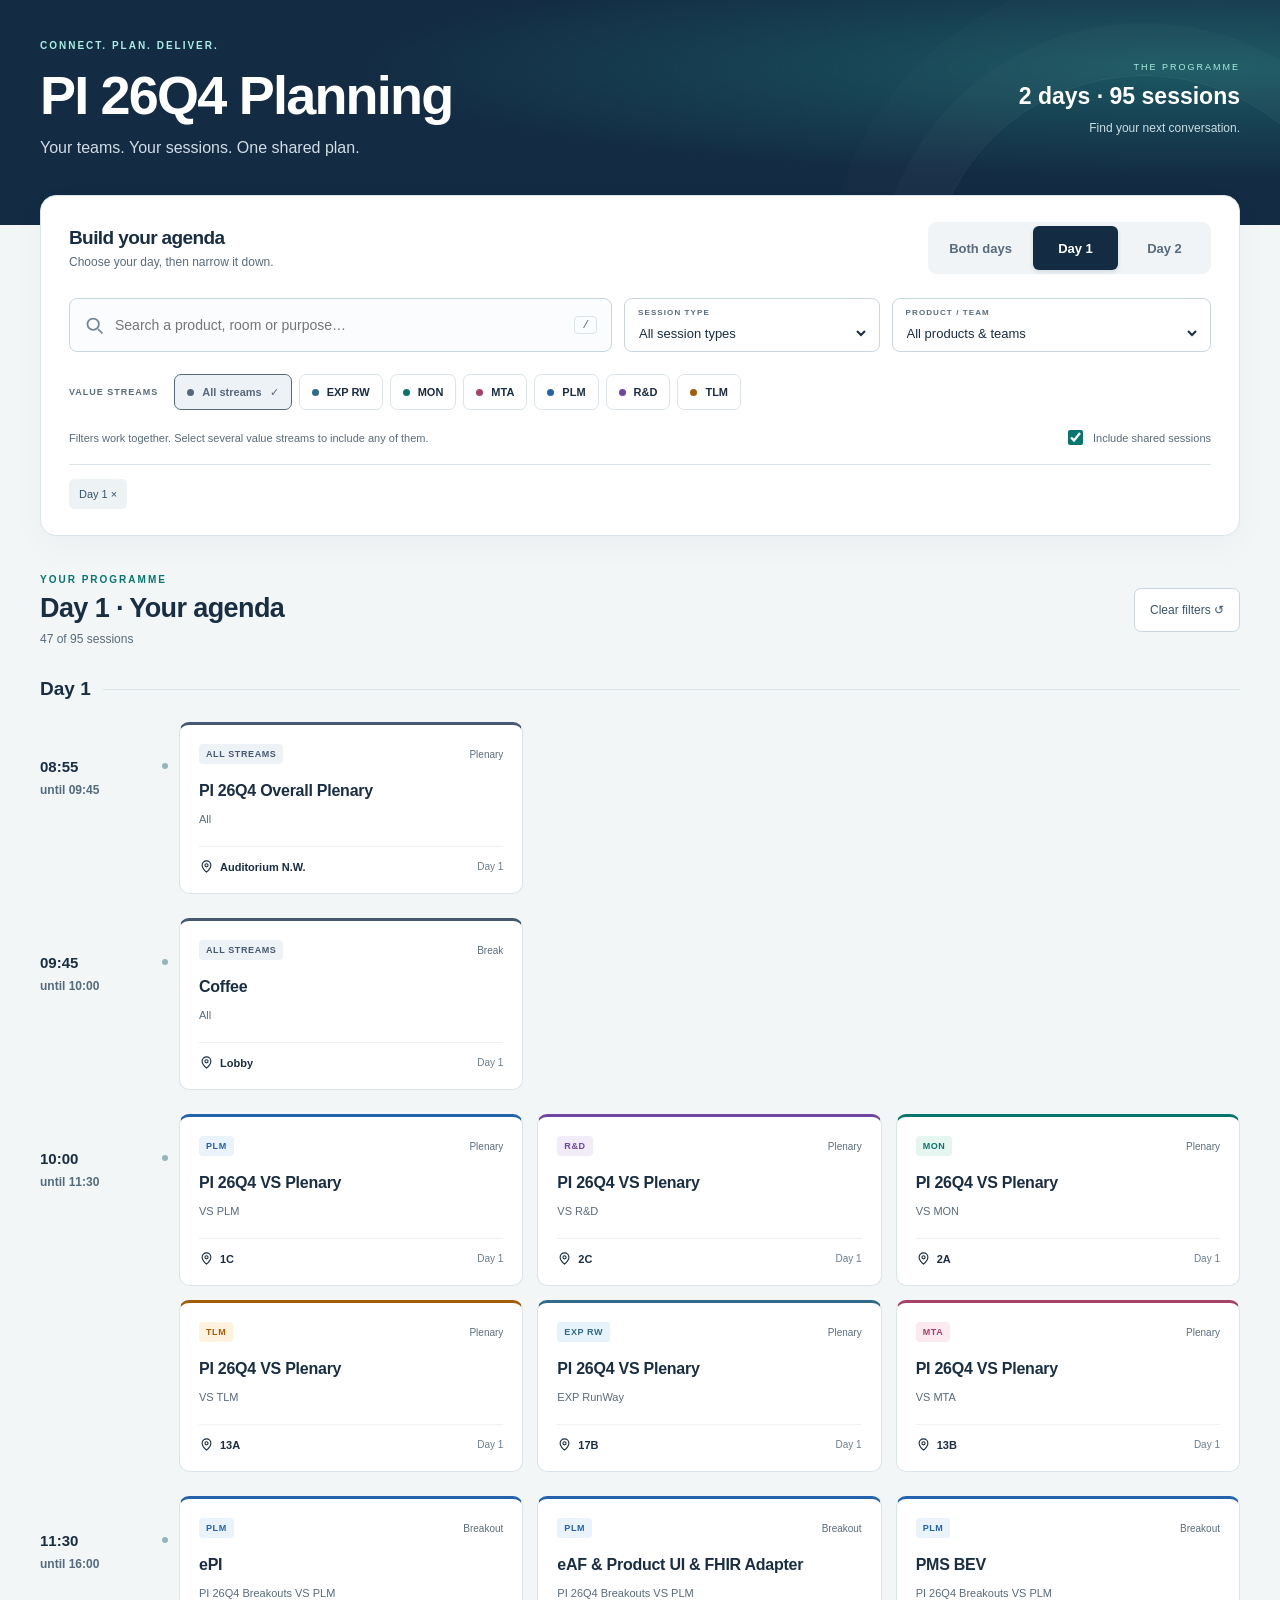
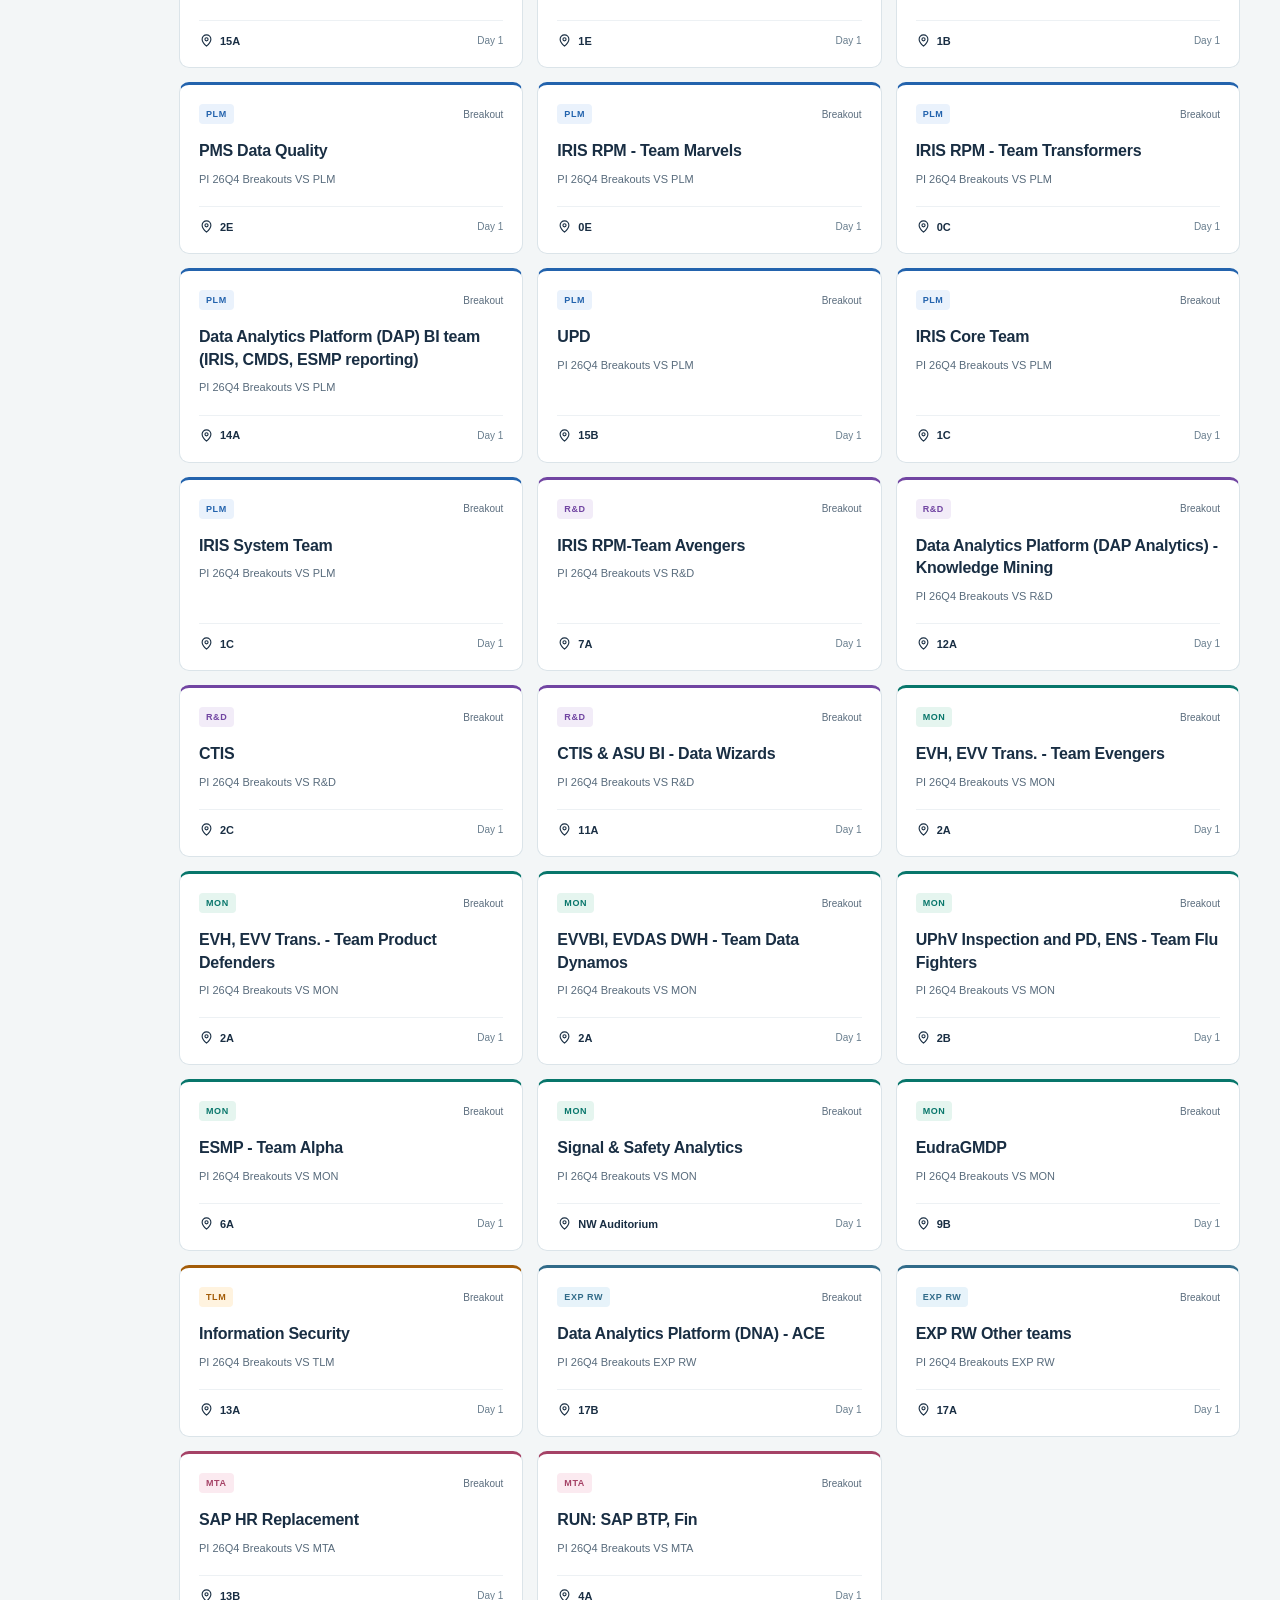
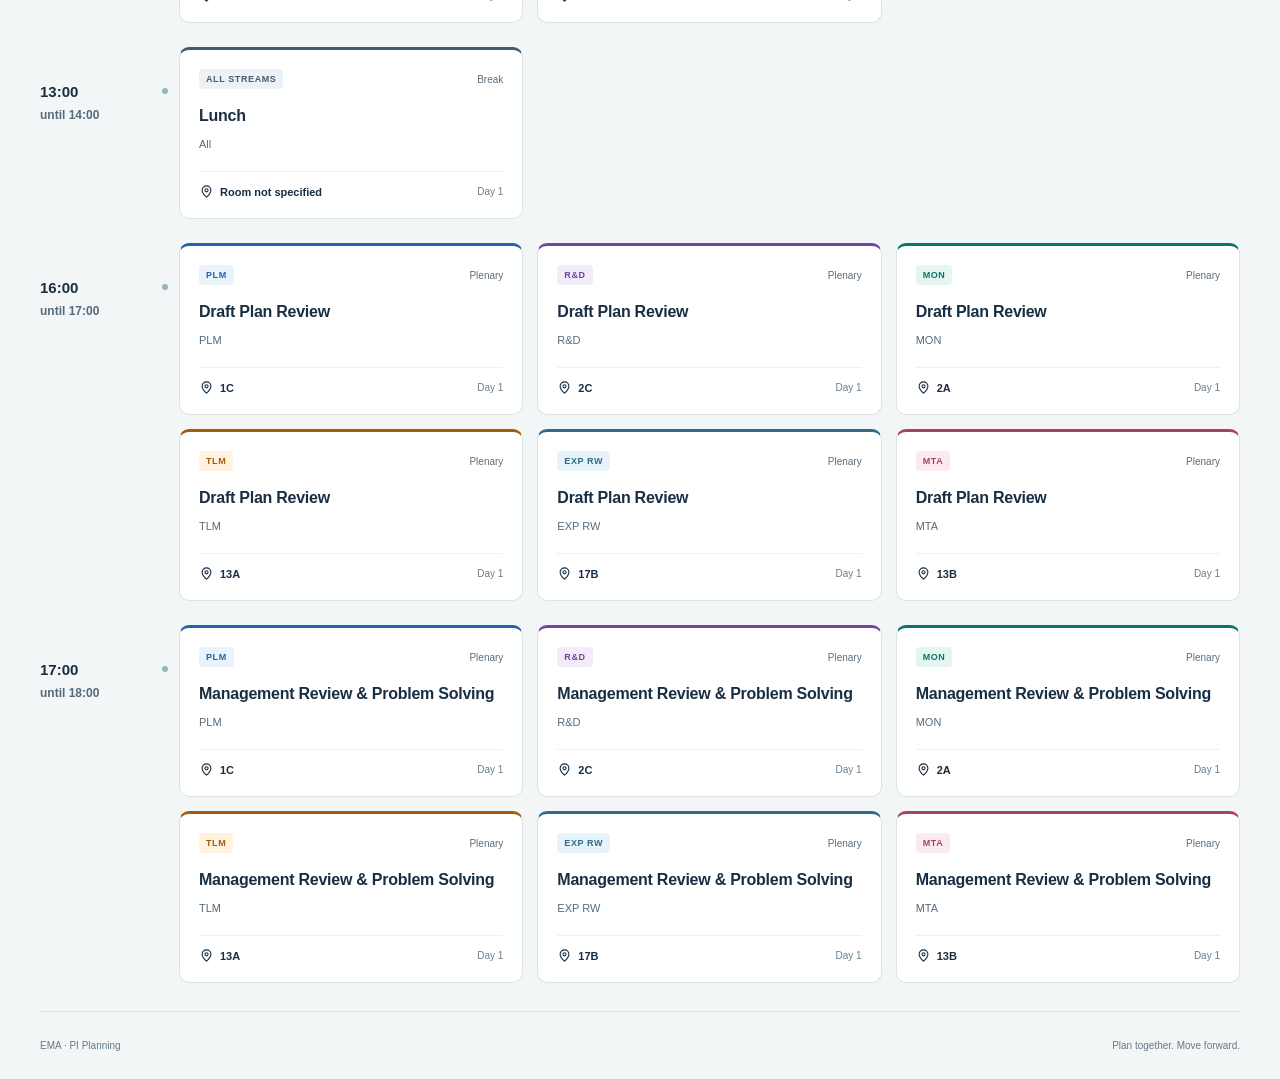
<file: index.html>
<!doctype html>
<html lang="en">
<head><meta charset="utf-8"><meta name="viewport" content="width=device-width,initial-scale=1"><meta name="theme-color" content="#132b43"><title>PI Planning Agenda</title><link rel="stylesheet" href="styles.css?v=2"><script src="agenda-filters.js" defer></script><script src="script.js?v=2" defer></script></head>
<body>
<a class="skip-link" href="#agenda">Skip to agenda</a>
<header class="hero"><div class="hero-inner"><div class="hero-content"><div><p class="eyebrow">CONNECT. PLAN. DELIVER.</p><h1 id="title">PI Planning</h1><p class="intro">Your teams. Your sessions. One shared plan.</p></div><div class="event-meta"><span class="event-label">THE PROGRAMME</span><strong id="total">Loading agenda…</strong><span>Find your next conversation.</span></div></div></div></header>
<main class="page"><p id="notice" class="notice" hidden role="status"></p>
<section class="finder" aria-label="Find sessions"><div class="finder-top"><div><h2>Build your agenda</h2><p>Choose your day, then narrow it down.</p></div><div id="dayTabs" class="day-tabs" role="group" aria-label="Day"></div></div>
<div class="search-row"><label class="search-box"><span class="sr-only">Search sessions</span><svg aria-hidden="true" width="21" height="21" viewBox="0 0 24 24" fill="none" stroke="currentColor" stroke-width="2"><circle cx="10.5" cy="10.5" r="6.5"/><path d="m16 16 5 5"/></svg><input id="searchInput" type="search" placeholder="Search a product, room or purpose…" autocomplete="off"><kbd aria-hidden="true">/</kbd></label><label class="select-box"><span>SESSION TYPE</span><select id="typeFilter"><option value="">All session types</option></select></label><label class="select-box product-select"><span>PRODUCT / TEAM</span><select id="productFilter"><option value="">All products & teams</option></select></label></div>
<div class="stream-row"><span class="filter-label">VALUE STREAMS</span><div id="streamFilters" class="stream-filters" role="group" aria-label="Value streams; choose one or more"></div></div>
<div class="filter-footer"><p id="filterHint">Filters work together. Select several value streams to include any of them.</p><label class="shared-control"><input id="includeShared" type="checkbox" checked> Include shared sessions</label></div>
<div id="activeFilters" class="active-filters" aria-label="Active filters"></div>
</section>
<section id="agenda" aria-labelledby="agendaTitle" tabindex="-1"><div class="results-header"><div><p class="eyebrow teal">YOUR PROGRAMME</p><h2 id="agendaTitle">The agenda</h2><p id="count" role="status" aria-live="polite">Loading sessions…</p></div><button id="clearFilters" class="clear-button" type="button">Clear filters <span aria-hidden="true">↺</span></button></div><div id="rooms-container"></div></section>
<footer class="page-footer"><span>EMA · PI Planning</span><span>Plan together. Move forward.</span></footer></main>
</body></html>
</file>
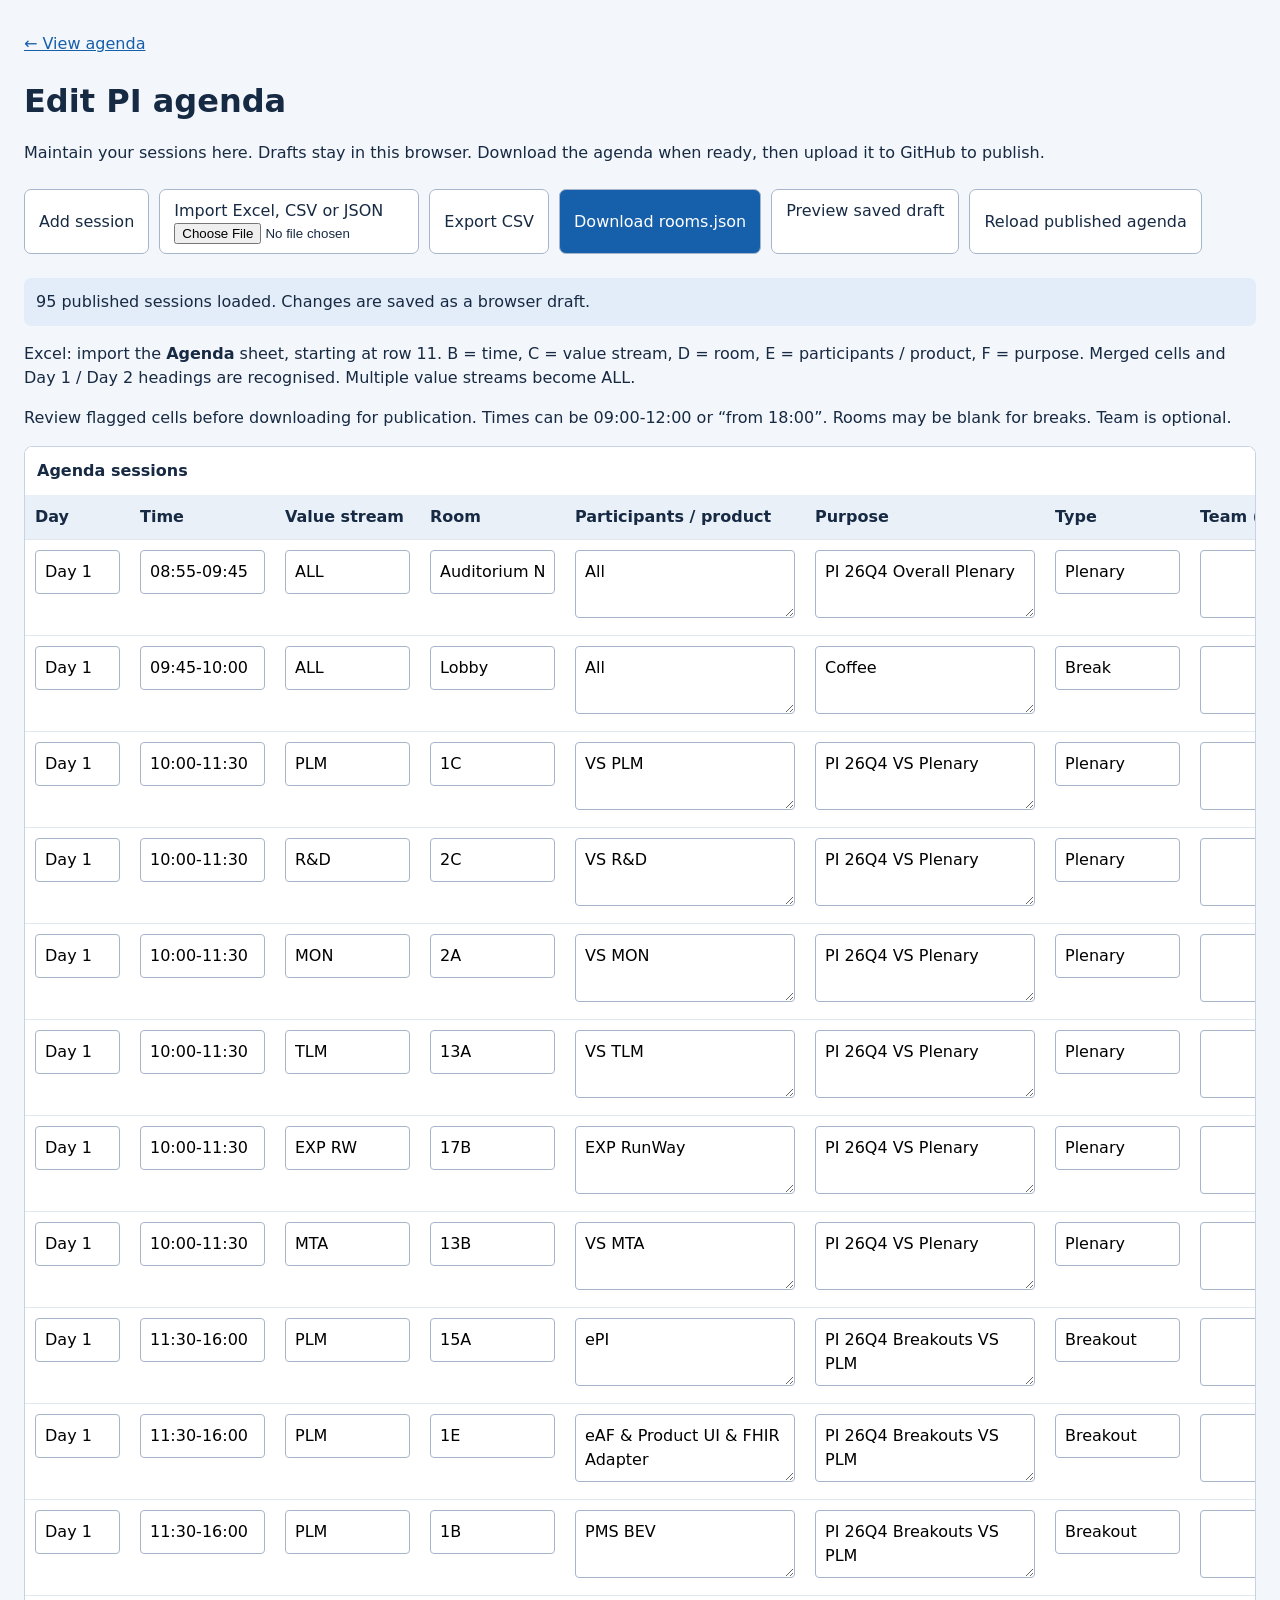
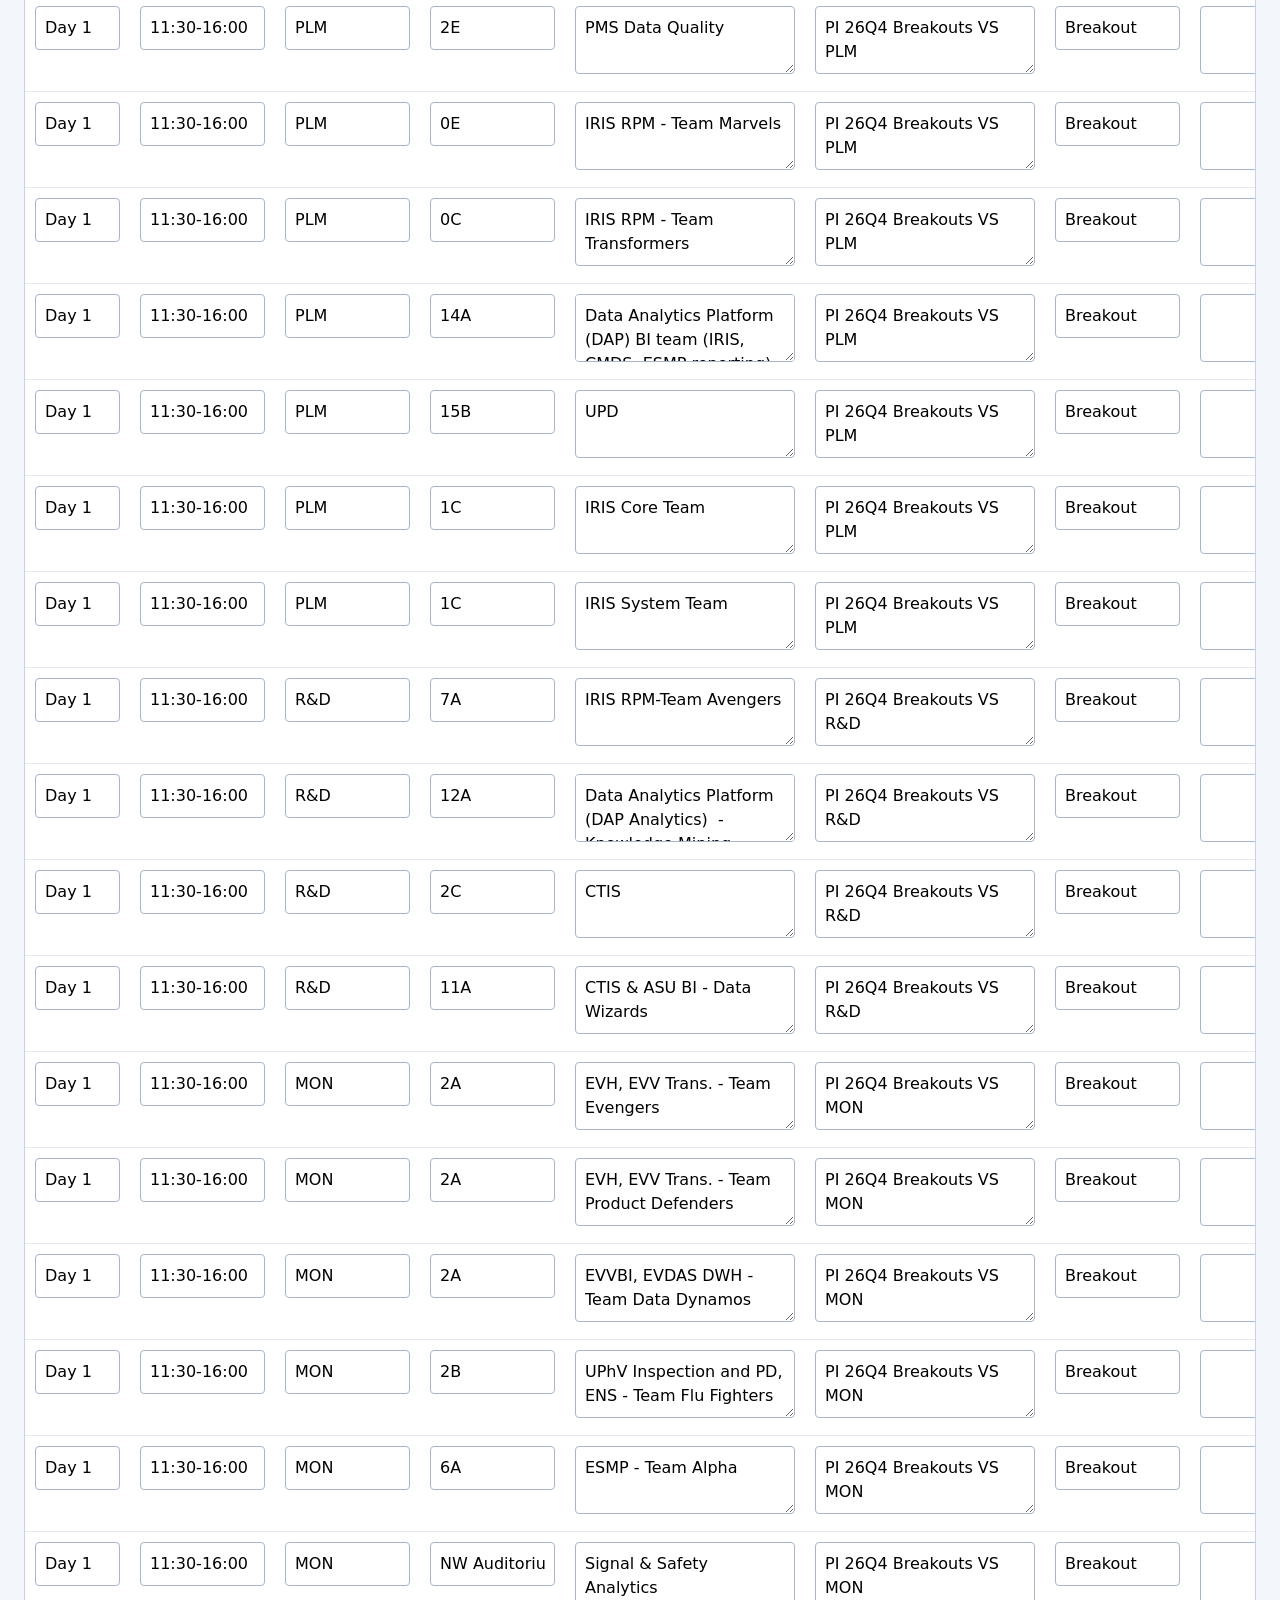
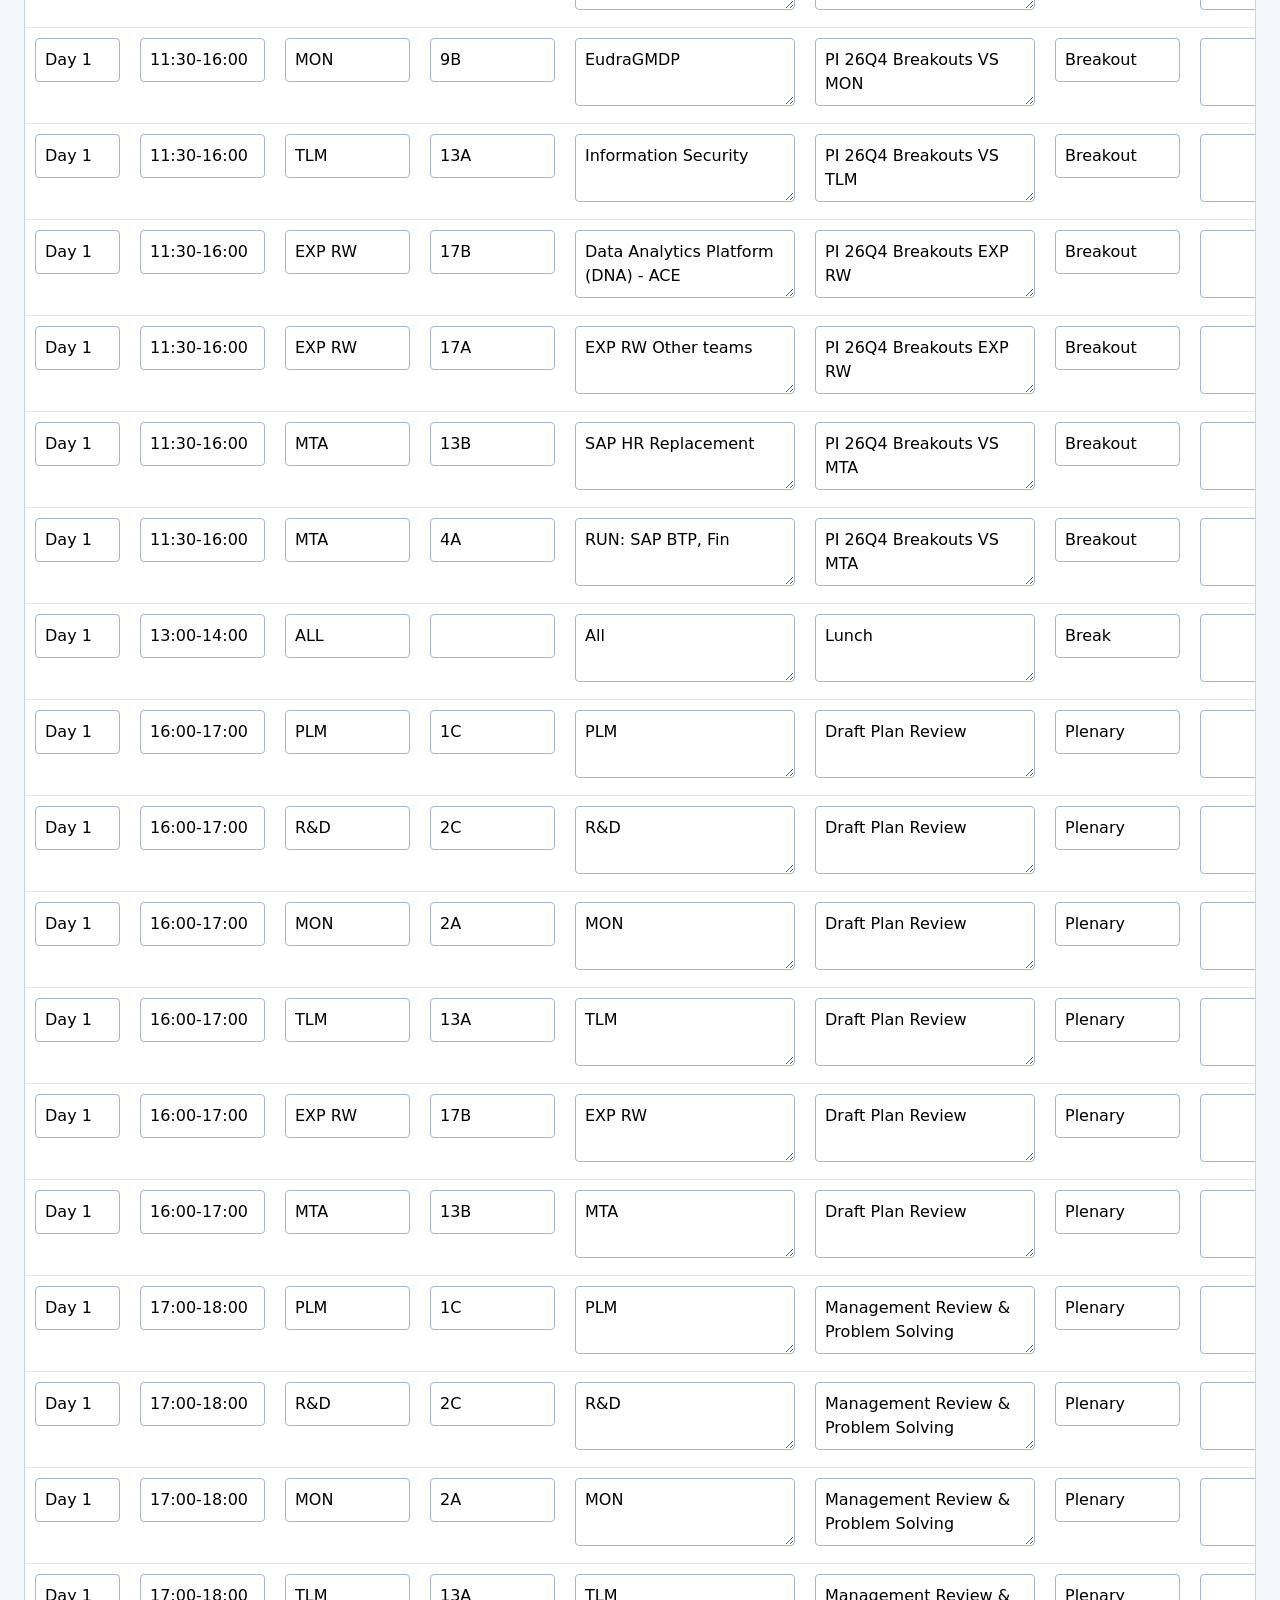
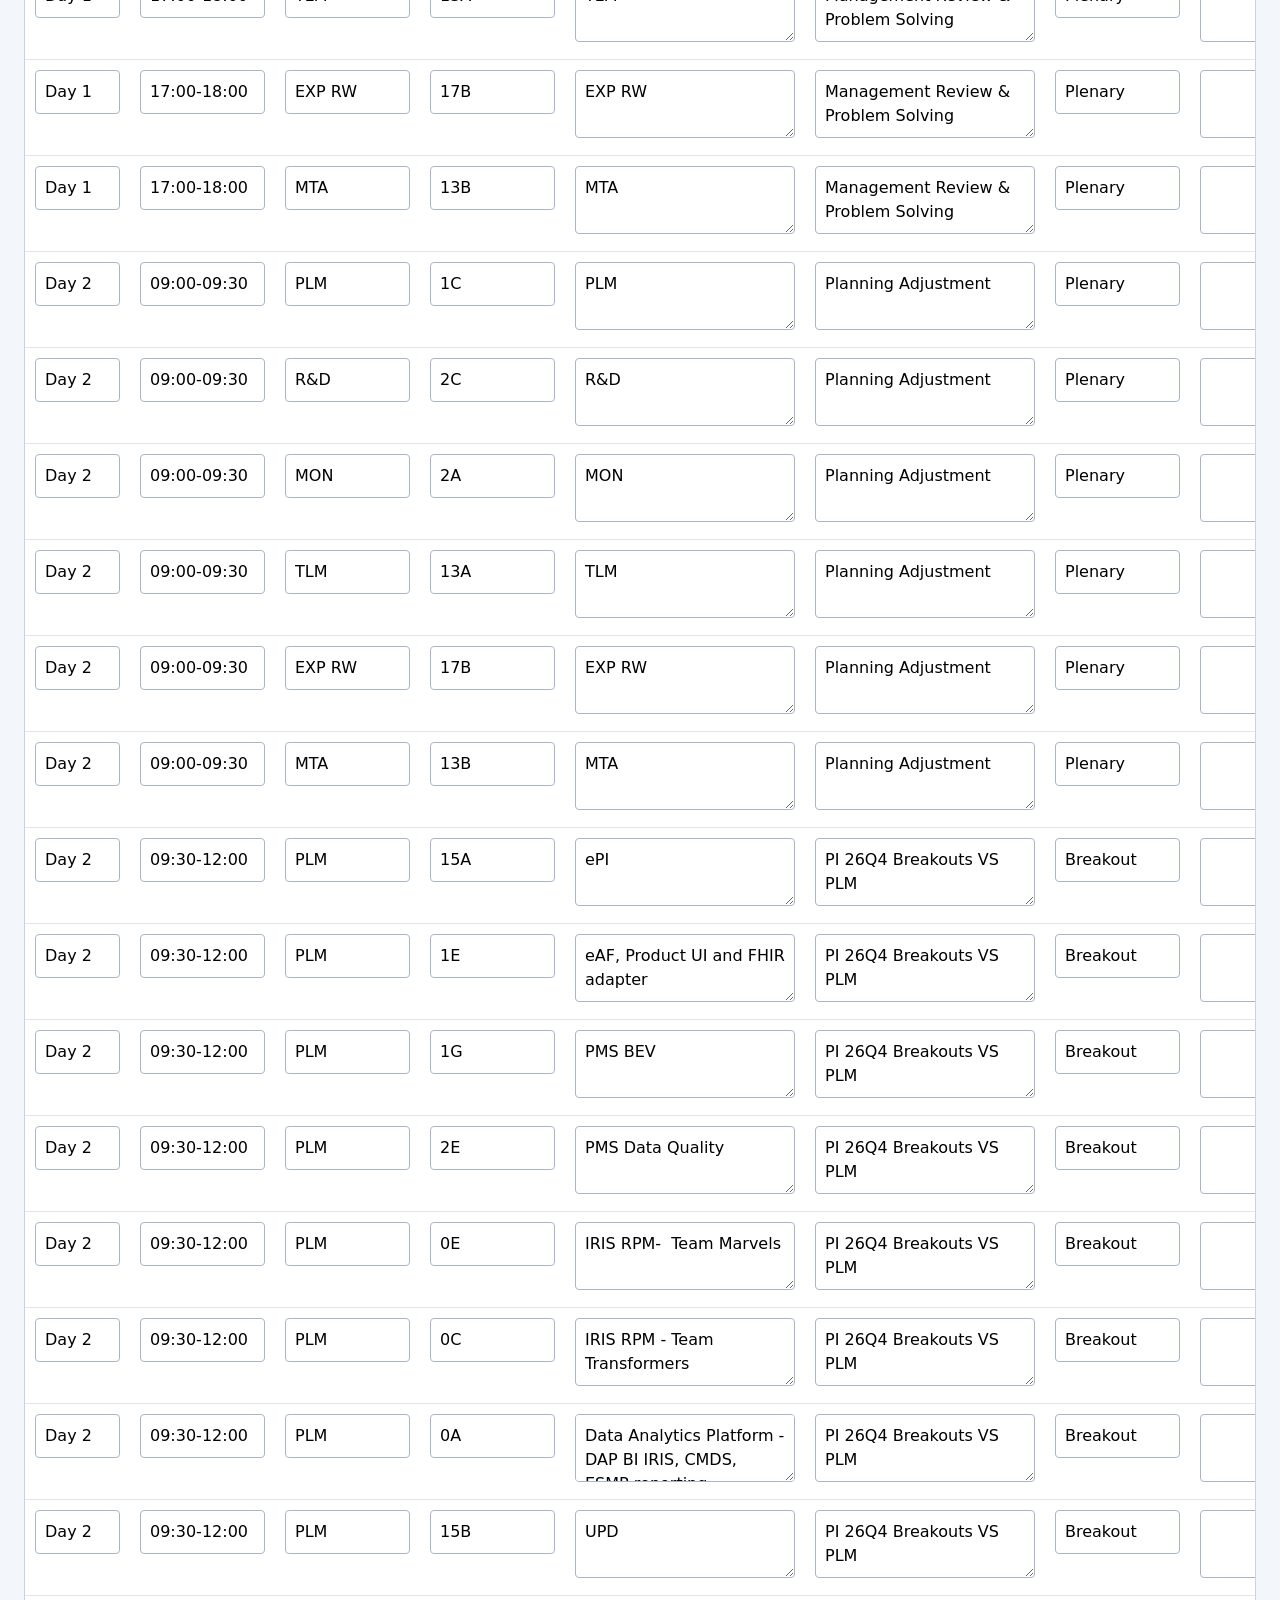
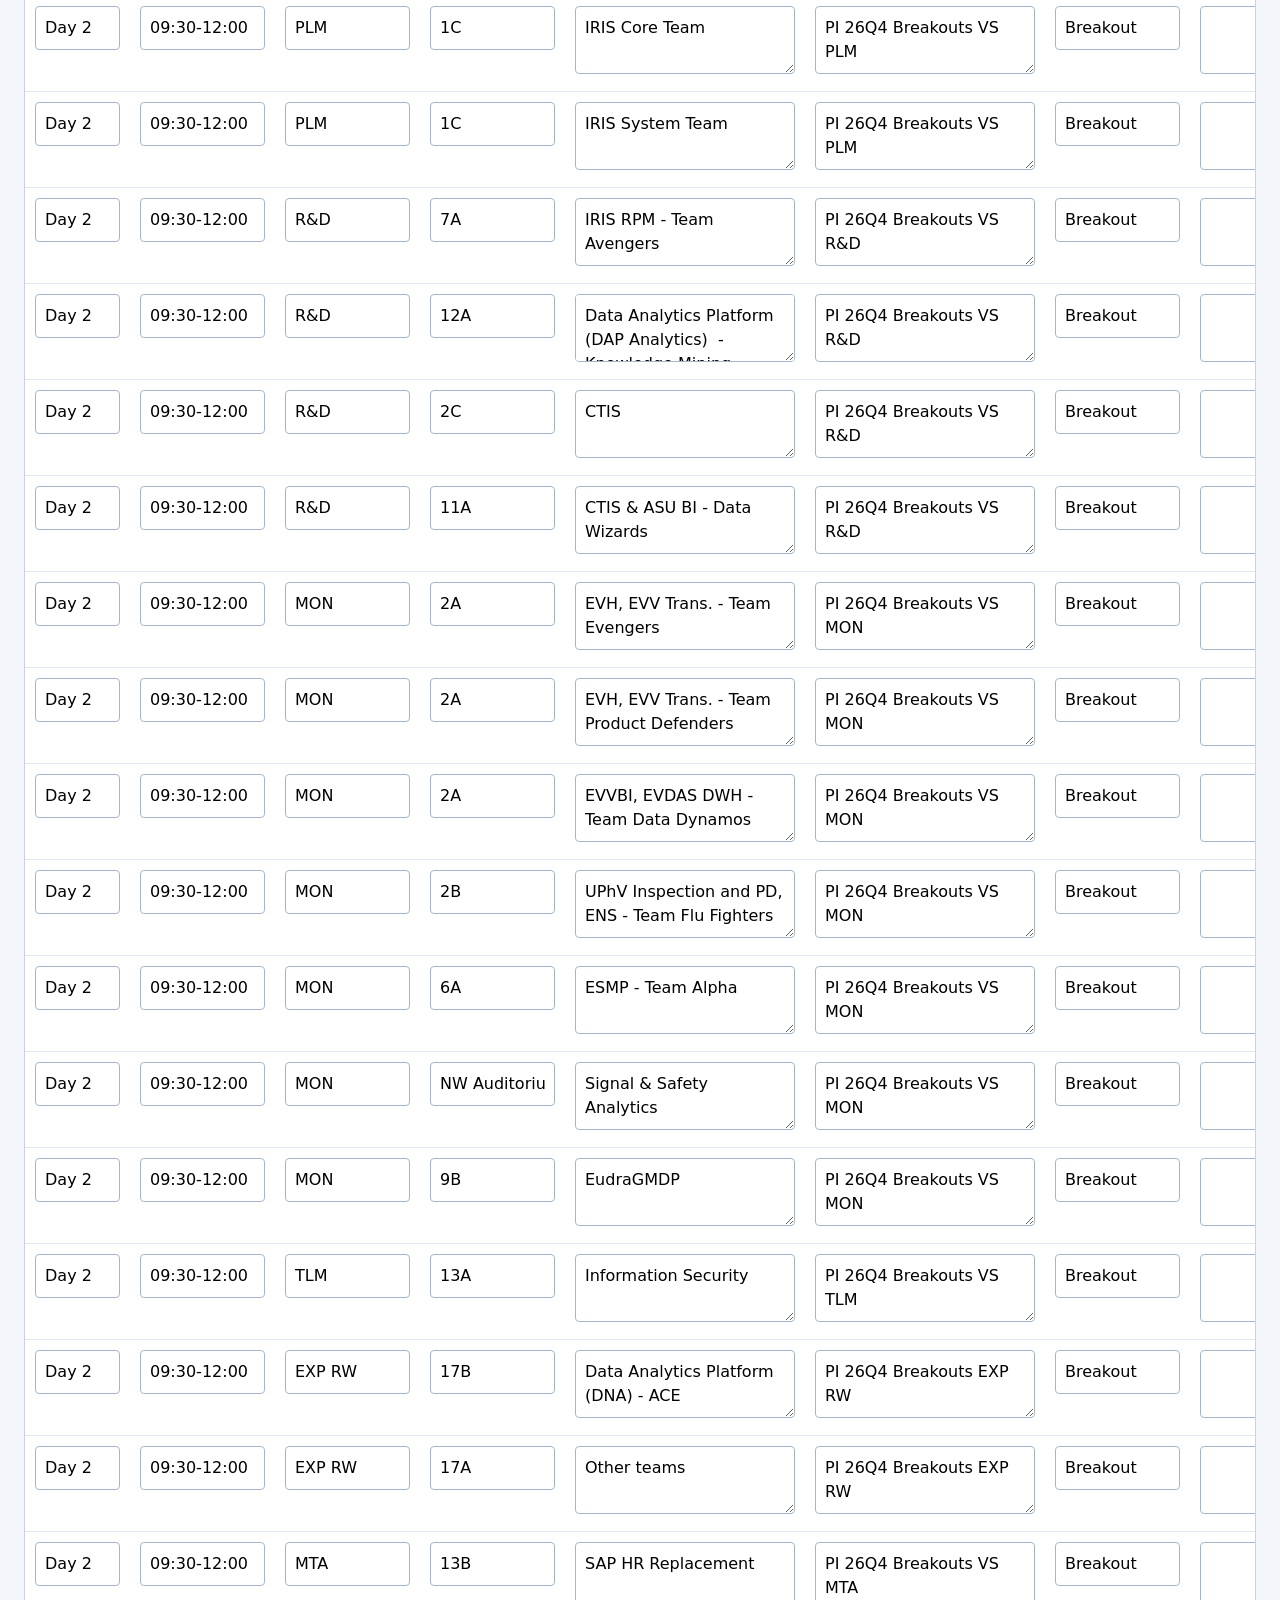
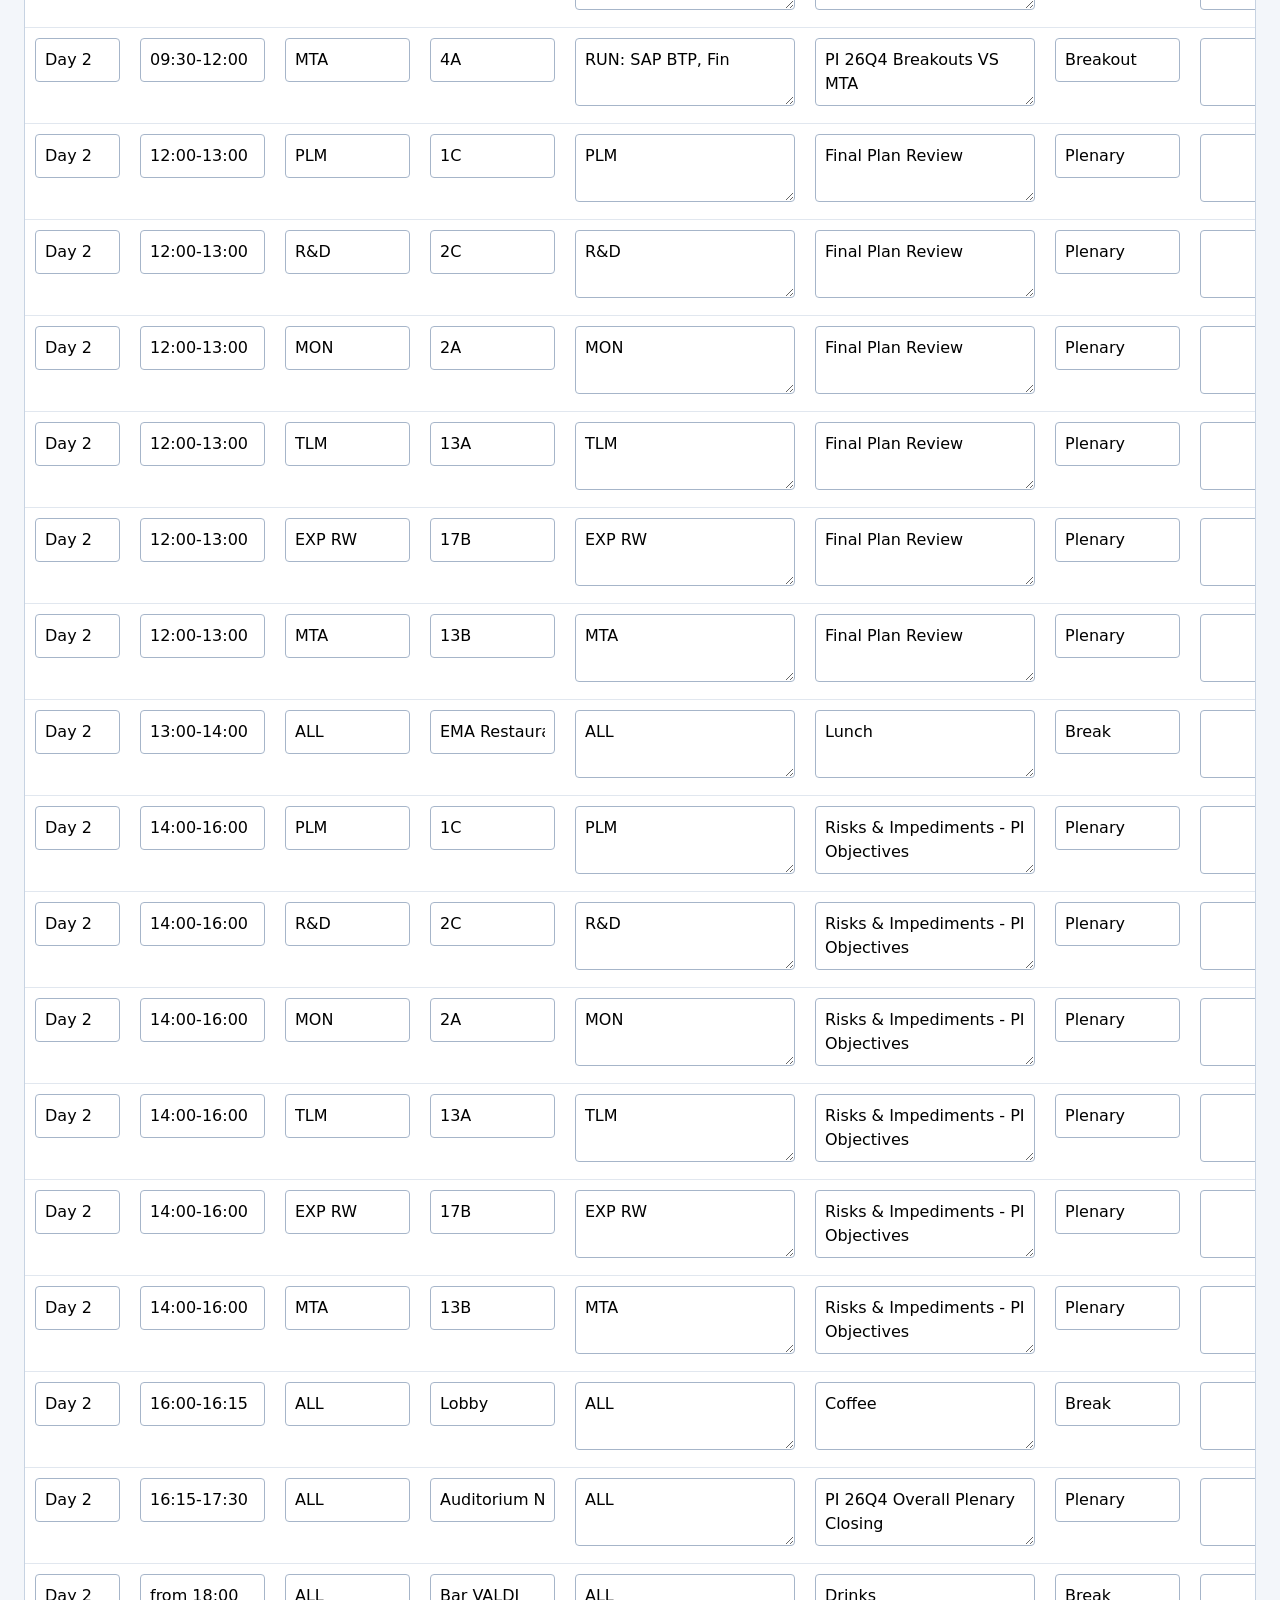
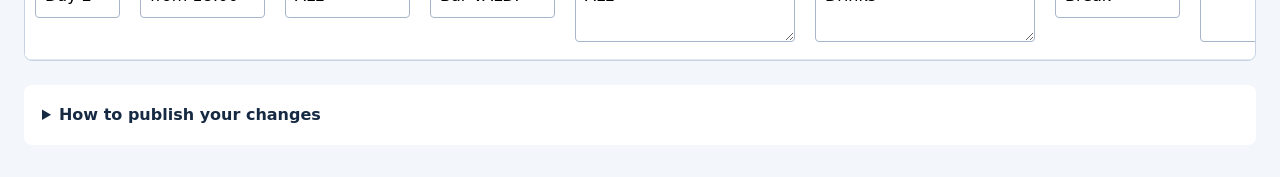
<file: editor.html>
<!doctype html>
<html lang="en"><head><meta charset="utf-8"><meta name="viewport" content="width=device-width,initial-scale=1"><title>Edit PI agenda</title><link rel="stylesheet" href="editor.css"><script src="excel-import.js" defer></script><script src="editor.js" defer></script></head>
<body><main><a href="index.html">← View agenda</a><h1>Edit PI agenda</h1><p>Maintain your sessions here. Drafts stay in this browser. Download the agenda when ready, then upload it to GitHub to publish.</p>
<div class="toolbar"><button id="add" disabled>Add session</button><label class="file">Import Excel, CSV or JSON<input id="import" type="file" accept=".xlsx,.csv,.json"></label><button id="csv" disabled>Export CSV</button><button id="download" disabled>Download rooms.json</button><a class="file" href="index.html?draft=1" target="_blank" rel="noopener">Preview saved draft</a><button id="reset" disabled>Reload published agenda</button></div>
<p id="status" role="status">Loading agenda…</p><p>Excel: import the <strong>Agenda</strong> sheet, starting at row 11. B = time, C = value stream, D = room, E = participants / product, F = purpose. Merged cells and Day 1 / Day 2 headings are recognised. Multiple value streams become ALL.</p><p>Review flagged cells before downloading for publication. Times can be 09:00-12:00 or “from 18:00”. Rooms may be blank for breaks. Team is optional.</p><details id="review" hidden open><summary>Items to review</summary><ul id="issues"></ul></details>
<div class="table-wrap"><table><caption>Agenda sessions</caption><thead><tr><th>Day</th><th>Time</th><th>Value stream</th><th>Room</th><th>Participants / product</th><th>Purpose</th><th>Type</th><th>Team (optional)</th><th>Actions</th></tr></thead><tbody id="rows"></tbody></table></div>
<details><summary>How to publish your changes</summary><ol><li>Click <strong>Download rooms.json</strong>.</li><li>Open <a href="https://github.com/JMB06FR/pi-planning-v2/upload/main" target="_blank" rel="noopener">Upload files in GitHub</a> and sign in to your account.</li><li>Upload the downloaded file, named exactly <strong>rooms.json</strong>, to replace the existing file. Commit the change.</li><li>Wait for the GitHub Pages deployment to finish, then refresh the agenda.</li></ol><p>This editor does not publish directly. Only people with write access to the repository can publish. Download your draft before switching browsers or computers. Your Excel workbook is read locally in this browser. Only the Agenda columns B–F are imported; links and other sheets are not uploaded. Save as .xlsx, or use CSV UTF-8 for the tabular editor format.</p></details>
</main></body></html>
</file>
<file: styles.css>
:root{--navy:#132b43;--ink:#192e43;--muted:#586b7c;--teal:#06766e;--line:#dbe4e9;--canvas:#f3f6f7;--focus:#ad5700;font-family:Inter,"Segoe UI",Arial,sans-serif;color:var(--ink);background:var(--canvas);font-synthesis:none}*{box-sizing:border-box}body{margin:0}button,input,select{font:inherit}button,a,input,select{-webkit-tap-highlight-color:transparent}button{cursor:pointer}button:disabled{cursor:default}a{color:inherit}button,input,select{min-height:44px}button:focus-visible,a:focus-visible,input:focus-visible,select:focus-visible{outline:3px solid var(--focus);outline-offset:4px}[hidden]{display:none!important}.sr-only,.skip-link:not(:focus){position:absolute;width:1px;height:1px;padding:0;overflow:hidden;clip:rect(0,0,0,0);white-space:nowrap}.skip-link:focus{position:fixed;top:12px;left:12px;z-index:20;background:white;padding:16px}.hero{color:white;background:radial-gradient(ellipse at 94% 30%,#1b5963 0,transparent 50%),var(--navy);position:relative;overflow:hidden}.hero:after{content:"";position:absolute;right:-80px;top:75px;width:430px;height:430px;border:1px solid #ffffff12;border-radius:50%;box-shadow:0 0 0 52px #ffffff05,0 0 0 104px #ffffff03;pointer-events:none}.hero-inner,.page{max-width:1280px;margin:auto;padding-left:40px;padding-right:40px}.topbar{padding:26px 0;display:flex;justify-content:space-between;align-items:center;border-bottom:1px solid #ffffff20;position:relative;z-index:1}.brand{display:flex;align-items:center;gap:12px;font-size:11px;letter-spacing:1.8px;font-weight:700}.brand-mark{display:grid;place-items:center;width:37px;height:37px;border-radius:10px;background:#a8eee1;color:var(--navy);font-size:16px;letter-spacing:-1px}.editor-link{font-size:13px;text-decoration:none;padding:10px 14px;border:1px solid #ffffff4a;border-radius:7px}.editor-link:hover{background:#ffffff16}.hero-content{padding:40px 0 68px;display:flex;align-items:center;justify-content:space-between;gap:24px;position:relative;z-index:1}.eyebrow{font-size:10px;letter-spacing:2px;font-weight:800;margin:0 0 14px;color:#a8eee1}h1{font-size:clamp(32px,4.5vw,54px);font-weight:650;letter-spacing:-1.8px;margin:0 0 14px;line-height:1.12}.intro{color:#d0dde6;font-size:16px;margin:0}.event-meta{display:flex;flex-direction:column;gap:11px;text-align:right;flex-shrink:0;font-size:12px;color:#cadde2}.event-label{font-size:9px;letter-spacing:2px;color:#a8eee1}.event-meta strong{font-size:23px;color:white;font-weight:600}.page{position:relative}.finder{margin-top:-30px;background:white;border:1px solid var(--line);border-radius:16px;padding:26px 28px;box-shadow:0 10px 35px #132b4308;position:relative;z-index:2}.finder-top{display:flex;align-items:center;justify-content:space-between;gap:16px;margin-bottom:24px}h2{margin:0;font-size:23px;letter-spacing:-.6px}.finder-top h2{font-size:19px}.finder-top p{margin:6px 0 0;color:var(--muted);font-size:12px}.day-tabs{display:flex;gap:4px;background:#f0f4f6;padding:4px;border-radius:9px}.day-tabs button{border:0;background:transparent;border-radius:6px;min-width:85px;padding:10px 17px;color:var(--muted);font-size:13px;font-weight:600}.day-tabs button[aria-pressed=true]{color:white;background:var(--navy);box-shadow:0 2px 4px #132b4320}.search-row{display:grid;grid-template-columns:minmax(220px,1.7fr) minmax(150px,.8fr) minmax(190px,1fr);gap:12px}.search-box{border:1px solid #c8d6df;border-radius:8px;display:flex;align-items:center;padding:0 14px;gap:10px;background:#fafcfd;color:#738594;min-width:0}.search-box input{width:100%;min-width:0;border:0;background:transparent;padding:18px 0;color:var(--ink);font-size:14px}.search-box input:focus{outline:none}.search-box:focus-within{outline:3px solid var(--focus);outline-offset:3px}.search-box kbd{border:1px solid var(--line);padding:2px 7px;border-radius:4px;color:var(--muted);font-size:11px}.select-box{border:1px solid #c8d6df;border-radius:8px;padding:9px 10px 0;min-width:0}.select-box>span{display:block;font-size:8px;letter-spacing:1.1px;font-weight:800;color:var(--muted);padding-left:3px}.select-box select{border:0;width:100%;min-height:33px;background:white;font-size:13px;color:var(--ink)}.stream-row{display:flex;gap:16px;align-items:center;margin-top:22px}.filter-label{font-size:9px;letter-spacing:1px;font-weight:800;color:var(--muted);flex-shrink:0}.stream-filters{display:flex;gap:7px;flex-wrap:wrap}.stream-chip{display:flex;align-items:center;gap:8px;background:white;border:1px solid var(--line);border-radius:7px;padding:7px 12px;font-size:11px;font-weight:700;min-height:36px;color:var(--ink)}.stream-chip:before{content:"";width:7px;height:7px;border-radius:50%;background:var(--stream,#718396)}.stream-chip[aria-pressed=true]{border-color:var(--stream,var(--navy));background:var(--tint,#edf2f6);color:var(--stream,var(--navy))}.stream-chip[aria-pressed=true]:after{content:"✓"}.stream-chip:hover{border-color:var(--stream,var(--navy))}.filter-footer{display:flex;justify-content:space-between;align-items:center;gap:16px;padding-top:17px}.filter-footer p{font-size:11px;color:var(--muted);margin:0;line-height:1.5}.shared-control{display:flex;align-items:center;gap:7px;font-size:11px;color:var(--muted);white-space:nowrap}.shared-control input{accent-color:var(--teal);width:15px;height:15px;min-height:0}.active-filters{display:flex;flex-wrap:wrap;gap:6px}.active-filters:not(:empty){border-top:1px solid var(--line);padding-top:14px;margin-top:16px}.active-filters button{font-size:11px;min-height:30px;border:0;border-radius:5px;background:#edf3f5;color:#34536a;padding:5px 10px}.results-header{display:flex;align-items:center;justify-content:space-between;margin:38px 0 28px}.teal{color:var(--teal);margin-bottom:8px}.results-header h2{font-size:27px}.results-header p:last-child{font-size:12px;color:var(--muted);margin:8px 0 0}.clear-button{border:1px solid #c8d6df;background:white;border-radius:7px;padding:10px 15px;color:#38566d;font-size:12px}.clear-button:disabled{opacity:.5}.day-heading{font-size:19px;margin:32px 0 22px;display:flex;align-items:center;gap:12px}.day-heading:after{content:"";flex:1;height:1px;background:var(--line)}.time-group{display:grid;grid-template-columns:115px minmax(0,1fr);margin-bottom:24px;gap:24px}.time-heading{font-size:12px;font-weight:600;color:#536b7c;padding-top:16px;position:relative;line-height:1.7}.time-heading strong{display:block;color:var(--ink);font-size:15px}.time-heading:after{content:"";position:absolute;right:-13px;top:25px;width:6px;height:6px;border-radius:50%;background:#93b5bc}.cards{display:grid;grid-template-columns:repeat(3,minmax(0,1fr));gap:14px;position:relative}.room-card{background:white;border:1px solid var(--line);border-top:3px solid var(--stream,#718396);border-radius:10px;padding:19px;display:flex;flex-direction:column;min-width:0;transition:box-shadow .2s,transform .2s}.room-card:hover{box-shadow:0 7px 20px #173b4b0b;transform:translateY(-2px)}.card-top{display:flex;align-items:center;justify-content:space-between;gap:8px;margin-bottom:16px;flex-wrap:wrap}.badge{font-size:9px;font-weight:800;letter-spacing:.6px;border-radius:4px;padding:5px 7px;background:var(--tint,#edf2f6);color:var(--stream,#526678)}.session-type{font-size:10px;color:#5b6d7e}.room-card h3{font-size:16px;font-weight:650;line-height:1.4;letter-spacing:-.25px;margin:0 0 8px;overflow-wrap:anywhere}.purpose{font-size:11px;line-height:1.6;color:var(--muted);margin:0 0 18px;white-space:pre-line;overflow-wrap:anywhere}.room-card .team{font-size:11px;color:var(--muted);margin:0 0 14px}.card-bottom{margin-top:auto;display:flex;align-items:center;justify-content:space-between;gap:8px;padding-top:12px;border-top:1px solid #edf1f4;font-size:11px}.room-location{display:flex;align-items:center;gap:6px;font-weight:600;overflow-wrap:anywhere}.card-day{color:#697e8e;font-size:10px;white-space:nowrap}.empty-state{text-align:center;padding:65px 20px;background:white;border:1px dashed #bfced8;border-radius:12px}.empty-state h3{font-size:21px;margin:0 0 10px}.empty-state p{font-size:14px;color:var(--muted);line-height:1.7;max-width:420px;margin:0 auto 20px}.page-footer{display:flex;justify-content:space-between;color:#657987;font-size:10px;padding:28px 0;margin-top:28px;border-top:1px solid var(--line)}.notice{position:relative;z-index:3;background:#fff3d3;color:#674300;padding:15px;border-radius:8px;font-size:13px;margin:18px 0 48px}svg{flex-shrink:0}
@media(min-width:1500px){.hero-inner,.page{max-width:1400px}}@media(max-width:1080px){.cards{grid-template-columns:repeat(2,minmax(0,1fr))}.stream-row{align-items:flex-start;flex-direction:column;gap:10px}.search-row{grid-template-columns:1fr 1fr}.search-box{grid-column:1/-1}.event-meta strong{font-size:19px}}@media(max-width:650px){.hero-inner,.page{padding-left:18px;padding-right:18px}.topbar{padding:18px 0}.brand{font-size:9px;letter-spacing:1px;gap:8px}.brand-mark{width:30px;height:30px;font-size:14px}.editor-link{font-size:11px;padding:8px}.hero-content{padding:30px 0 58px;display:block}h1{font-size:35px;letter-spacing:-1px}.intro{font-size:13px}.event-meta{margin-top:25px;text-align:left;gap:0}.event-meta strong{font-size:13px;color:#b8e7df}.event-meta span{display:none}.finder{padding:20px 16px;border-radius:12px}.finder-top{display:block;margin-bottom:16px}.day-tabs{margin-top:18px}.day-tabs button{flex:1;min-width:0;padding:9px}.search-row{gap:8px}.search-box input{font-size:16px;padding:15px 0}.search-box kbd{display:none}.select-box select{font-size:12px}.filter-footer{display:block}.shared-control{margin-top:12px}.stream-chip{min-height:42px}.results-header{margin:28px 0 20px}.results-header h2{font-size:24px}.clear-button{padding:9px;font-size:11px}.time-group{display:block;margin-bottom:24px}.time-heading{padding:0;margin:0 0 12px}.time-heading strong{display:inline;margin-right:8px;font-size:13px}.time-heading:after{display:none}.cards{grid-template-columns:1fr}.room-card{padding:18px}.room-card h3{font-size:17px}.card-top{margin-bottom:12px}.purpose{font-size:12px}.page-footer{gap:14px;line-height:1.6}.badge{font-size:10px}.session-type,.card-bottom{font-size:12px}}
@media(prefers-reduced-motion:reduce){*{transition:none!important}.room-card:hover{transform:none}}
</file>
<file: editor.css>
*{box-sizing:border-box}body{margin:0;background:#f3f6fa;color:#172a43;font:16px/1.5 system-ui,sans-serif}main{max-width:1500px;margin:auto;padding:32px 24px}h1{font-size:32px;margin-bottom:8px}a{color:#165fab}.toolbar{display:flex;gap:10px;flex-wrap:wrap;margin:24px 0}button,.file{font:inherit;border:1px solid #a6b5c9;border-radius:7px;background:white;color:#172a43;padding:9px 14px;cursor:pointer}button:disabled{opacity:.5;cursor:default}#download{background:#165fab;color:white}.file input{display:block;max-width:230px}#status{padding:12px;background:#e3edf9;border-radius:7px}.table-wrap{overflow-x:auto;border:1px solid #c7d3e2;background:white;border-radius:8px}table{width:100%;border-collapse:collapse}caption{text-align:left;padding:12px;font-weight:600}th,td{text-align:left;padding:10px;border-bottom:1px solid #e1e7ef;vertical-align:top}th{background:#eaf0f7}td input,td textarea{width:100%;min-width:125px;padding:9px;border:1px solid #a6b5c9;border-radius:4px;font:inherit}td textarea{min-width:200px}td:last-child{display:flex;gap:6px}details{margin-top:24px;padding:18px;background:white;border-radius:8px}summary{cursor:pointer;font-weight:600}:focus-visible{outline:3px solid #de8900;outline-offset:2px}

#review{border-left:4px solid #c27700;background:#fff8e9}td textarea{min-width:220px;resize:vertical}td:first-child input{min-width:85px}th{white-space:nowrap}.file{display:inline-block;text-decoration:none}

td small{display:block;color:#53657e;margin-top:4px}
</file>
